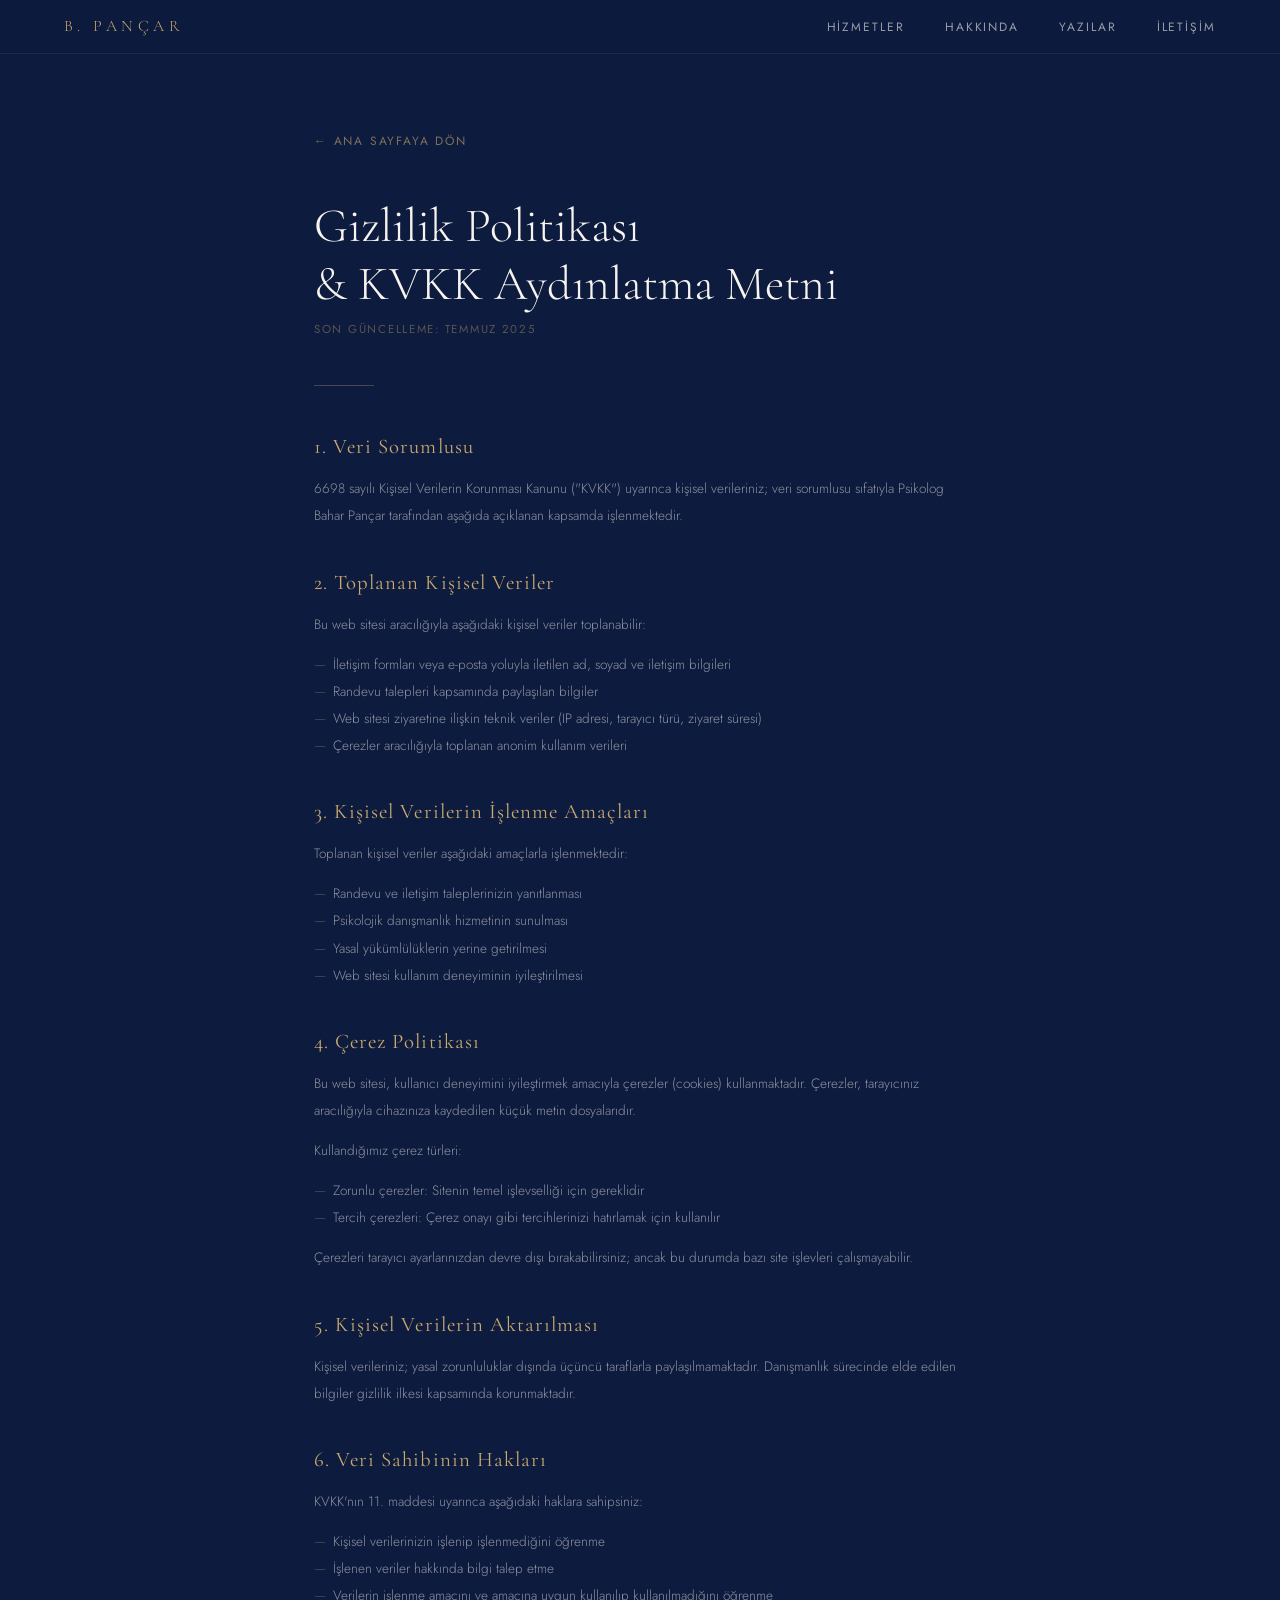
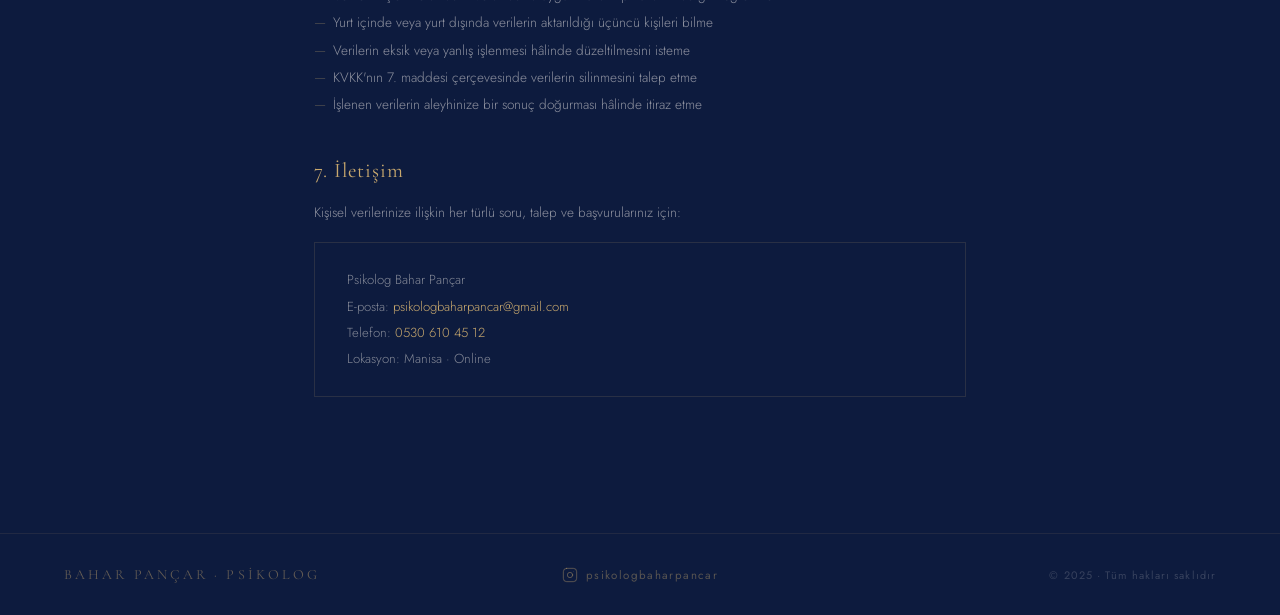
<file: kvkk.html>
<!DOCTYPE html>
<html lang="tr">
<head>
<meta charset="UTF-8">
<meta name="viewport" content="width=device-width, initial-scale=1.0">
<title>Gizlilik Politikası & KVKK | Bahar Pançar</title>
<link rel="preconnect" href="https://fonts.googleapis.com">
<link rel="preconnect" href="https://fonts.gstatic.com" crossorigin>
<link href="https://fonts.googleapis.com/css2?family=Cormorant+Garamond:ital,wght@0,300;0,400;0,600;1,300;1,400&family=Jost:wght@300;400;500&display=swap" rel="stylesheet">
<link rel="stylesheet" href="public/style.css">
<style>
  .kvkk-page { max-width: 780px; margin: 0 auto; padding: 8rem 5% 6rem; }
  .kvkk-back { display: inline-flex; align-items: center; gap: 0.5rem; color: rgba(201,169,110,0.6); text-decoration: none; font-size: 0.75rem; letter-spacing: 0.15em; text-transform: uppercase; margin-bottom: 3rem; transition: color 0.3s; }
  .kvkk-back:hover { color: var(--gold); }
  .kvkk-title { font-family: 'Cormorant Garamond', serif; font-size: clamp(2rem, 4vw, 3rem); font-weight: 300; color: var(--cream); margin-bottom: 0.5rem; line-height: 1.2; }
  .kvkk-date { font-size: 0.72rem; letter-spacing: 0.15em; color: rgba(201,169,110,0.4); text-transform: uppercase; margin-bottom: 3rem; display: block; }
  .kvkk-divider { width: 60px; height: 1px; background: rgba(201,169,110,0.3); margin-bottom: 3rem; }
  .kvkk-section { margin-bottom: 2.5rem; }
  .kvkk-h2 { font-family: 'Cormorant Garamond', serif; font-size: 1.3rem; color: var(--gold); font-weight: 400; margin-bottom: 1rem; letter-spacing: 0.05em; }
  .kvkk-p { font-size: 0.85rem; color: rgba(247,243,238,0.55); line-height: 2; font-weight: 300; margin-bottom: 0.8rem; }
  .kvkk-list { list-style: none; margin: 0.5rem 0 0.8rem; }
  .kvkk-list li { font-size: 0.85rem; color: rgba(247,243,238,0.55); line-height: 2; font-weight: 300; padding-left: 1.2rem; position: relative; }
  .kvkk-list li::before { content: '—'; position: absolute; left: 0; color: rgba(201,169,110,0.4); }
  .kvkk-contact-box { border: 1px solid rgba(201,169,110,0.15); padding: 1.5rem 2rem; margin-top: 1rem; }
  .kvkk-contact-box p { font-size: 0.82rem; color: rgba(247,243,238,0.5); line-height: 2; font-weight: 300; }
  .kvkk-contact-box a { color: var(--gold); text-decoration: none; }
</style>
</head>
<body>

<nav id="navbar" class="scrolled">
  <a href="index.html" class="nav-logo">B. Pançar</a>
  <ul class="nav-links">
    <li><a href="index.html#hizmetler" class="nav-hover">Hizmetler</a></li>
    <li><a href="index.html#hakkinda" class="nav-hover">Hakkında</a></li>
    <li><a href="index.html#yazilar" class="nav-hover">Yazılar</a></li>
    <li><a href="index.html#iletisim" class="nav-hover">İletişim</a></li>
  </ul>
</nav>

<div class="kvkk-page">
  <a href="index.html" class="kvkk-back">← Ana Sayfaya Dön</a>

  <h1 class="kvkk-title">Gizlilik Politikası<br>&amp; KVKK Aydınlatma Metni</h1>
  <span class="kvkk-date">Son güncelleme: Temmuz 2025</span>
  <div class="kvkk-divider"></div>

  <div class="kvkk-section">
    <h2 class="kvkk-h2">1. Veri Sorumlusu</h2>
    <p class="kvkk-p">6698 sayılı Kişisel Verilerin Korunması Kanunu ("KVKK") uyarınca kişisel verileriniz; veri sorumlusu sıfatıyla Psikolog Bahar Pançar tarafından aşağıda açıklanan kapsamda işlenmektedir.</p>
  </div>

  <div class="kvkk-section">
    <h2 class="kvkk-h2">2. Toplanan Kişisel Veriler</h2>
    <p class="kvkk-p">Bu web sitesi aracılığıyla aşağıdaki kişisel veriler toplanabilir:</p>
    <ul class="kvkk-list">
      <li>İletişim formları veya e-posta yoluyla iletilen ad, soyad ve iletişim bilgileri</li>
      <li>Randevu talepleri kapsamında paylaşılan bilgiler</li>
      <li>Web sitesi ziyaretine ilişkin teknik veriler (IP adresi, tarayıcı türü, ziyaret süresi)</li>
      <li>Çerezler aracılığıyla toplanan anonim kullanım verileri</li>
    </ul>
  </div>

  <div class="kvkk-section">
    <h2 class="kvkk-h2">3. Kişisel Verilerin İşlenme Amaçları</h2>
    <p class="kvkk-p">Toplanan kişisel veriler aşağıdaki amaçlarla işlenmektedir:</p>
    <ul class="kvkk-list">
      <li>Randevu ve iletişim taleplerinizin yanıtlanması</li>
      <li>Psikolojik danışmanlık hizmetinin sunulması</li>
      <li>Yasal yükümlülüklerin yerine getirilmesi</li>
      <li>Web sitesi kullanım deneyiminin iyileştirilmesi</li>
    </ul>
  </div>

  <div class="kvkk-section">
    <h2 class="kvkk-h2">4. Çerez Politikası</h2>
    <p class="kvkk-p">Bu web sitesi, kullanıcı deneyimini iyileştirmek amacıyla çerezler (cookies) kullanmaktadır. Çerezler, tarayıcınız aracılığıyla cihazınıza kaydedilen küçük metin dosyalarıdır.</p>
    <p class="kvkk-p">Kullandığımız çerez türleri:</p>
    <ul class="kvkk-list">
      <li>Zorunlu çerezler: Sitenin temel işlevselliği için gereklidir</li>
      <li>Tercih çerezleri: Çerez onayı gibi tercihlerinizi hatırlamak için kullanılır</li>
    </ul>
    <p class="kvkk-p">Çerezleri tarayıcı ayarlarınızdan devre dışı bırakabilirsiniz; ancak bu durumda bazı site işlevleri çalışmayabilir.</p>
  </div>

  <div class="kvkk-section">
    <h2 class="kvkk-h2">5. Kişisel Verilerin Aktarılması</h2>
    <p class="kvkk-p">Kişisel verileriniz; yasal zorunluluklar dışında üçüncü taraflarla paylaşılmamaktadır. Danışmanlık sürecinde elde edilen bilgiler gizlilik ilkesi kapsamında korunmaktadır.</p>
  </div>

  <div class="kvkk-section">
    <h2 class="kvkk-h2">6. Veri Sahibinin Hakları</h2>
    <p class="kvkk-p">KVKK'nın 11. maddesi uyarınca aşağıdaki haklara sahipsiniz:</p>
    <ul class="kvkk-list">
      <li>Kişisel verilerinizin işlenip işlenmediğini öğrenme</li>
      <li>İşlenen veriler hakkında bilgi talep etme</li>
      <li>Verilerin işlenme amacını ve amacına uygun kullanılıp kullanılmadığını öğrenme</li>
      <li>Yurt içinde veya yurt dışında verilerin aktarıldığı üçüncü kişileri bilme</li>
      <li>Verilerin eksik veya yanlış işlenmesi hâlinde düzeltilmesini isteme</li>
      <li>KVKK'nın 7. maddesi çerçevesinde verilerin silinmesini talep etme</li>
      <li>İşlenen verilerin aleyhinize bir sonuç doğurması hâlinde itiraz etme</li>
    </ul>
  </div>

  <div class="kvkk-section">
    <h2 class="kvkk-h2">7. İletişim</h2>
    <p class="kvkk-p">Kişisel verilerinize ilişkin her türlü soru, talep ve başvurularınız için:</p>
    <div class="kvkk-contact-box">
      <p>
        Psikolog Bahar Pançar<br>
        E-posta: <a href="mailto:psikologbaharpancar@gmail.com">psikologbaharpancar@gmail.com</a><br>
        Telefon: <a href="tel:+905306104512">0530 610 45 12</a><br>
        Lokasyon: Manisa · Online
      </p>
    </div>
  </div>

</div>

<footer>
  <div class="footer-logo">Bahar Pançar · Psikolog</div>
  <a href="https://www.instagram.com/psikologbaharpancar/" target="_blank" rel="noopener" class="footer-instagram">
    <svg width="16" height="16" viewBox="0 0 24 24" fill="none" stroke="currentColor" stroke-width="1.5" stroke-linecap="round" stroke-linejoin="round">
      <rect x="2" y="2" width="20" height="20" rx="5" ry="5"/>
      <circle cx="12" cy="12" r="4"/>
      <circle cx="17.5" cy="6.5" r="0.5" fill="currentColor" stroke="none"/>
    </svg>
    psikologbaharpancar
  </a>
  <div class="footer-copy">© 2025 · Tüm hakları saklıdır</div>
</footer>

</body>
</html>
</file>
<file: public/style.css>
*, *::before, *::after { margin: 0; padding: 0; box-sizing: border-box; }

:root {
  --navy: #0D1B3E;
  --navy-mid: #1a2a50;
  --navy-light: #243660;
  --gold: #C9A96E;
  --cream: #F7F3EE;
  --cream-muted: rgba(247,243,238,0.55);
  --ease: cubic-bezier(0.16, 1, 0.3, 1);
}

html { scroll-behavior: smooth; }
body { font-family: 'Jost', sans-serif; background: var(--navy); color: var(--cream); overflow-x: hidden; }
body.loading { overflow: hidden; }

/* ── LOADER ── */
#loader {
  position: fixed; inset: 0; z-index: 1000;
  background: var(--navy);
  display: flex; align-items: center; justify-content: center;
  transition: opacity 0.6s ease, visibility 0.6s ease;
}
#loader.done { opacity: 0; visibility: hidden; }
.loader-inner { text-align: center; }
.loader-name {
  font-family: 'Cormorant Garamond', serif;
  font-size: clamp(2rem, 8vw, 4rem);
  letter-spacing: 0.35em; color: var(--gold);
  font-weight: 300;
  clip-path: inset(0 100% 0 0);
  animation: loaderReveal 0.9s var(--ease) 0.2s forwards;
}
.loader-line {
  width: 0; height: 1px; background: rgba(201,169,110,0.4);
  margin: 1rem auto;
  animation: loaderLine 0.6s ease 0.9s forwards;
}
.loader-sub {
  font-size: 0.7rem; letter-spacing: 0.35em; color: rgba(201,169,110,0.5);
  text-transform: uppercase; font-weight: 300;
  opacity: 0;
  animation: loaderFade 0.5s ease 1.2s forwards;
}
@keyframes loaderReveal { to { clip-path: inset(0 0% 0 0); } }
@keyframes loaderLine { to { width: 80px; } }
@keyframes loaderFade { to { opacity: 1; } }

/* ── CURSOR ── */
@media (hover: hover) {
  body { cursor: none; }
  #cookieBanner, #cookieBanner * { cursor: auto; }
  .kvkk-page, .kvkk-page * { cursor: auto; }
  .cursor {
    position: fixed; width: 8px; height: 8px;
    background: var(--gold); border-radius: 50%;
    pointer-events: none; z-index: 9999;
    transform: translate(-50%, -50%);
    transition: width 0.2s, height 0.2s, background 0.2s;
    mix-blend-mode: screen;
  }
  .cursor.hovered { width: 40px; height: 40px; background: rgba(201,169,110,0.15); border: 1px solid var(--gold); }
}
@media (hover: none) { .cursor { display: none; } }

/* ── NAV ── */
nav {
  position: fixed; top: 0; left: 0; right: 0; z-index: 100;
  display: flex; justify-content: space-between; align-items: center;
  padding: 1.4rem 5%;
  background: rgba(13,27,62,0); backdrop-filter: blur(0px);
  border-bottom: 1px solid rgba(201,169,110,0);
  transition: all 0.4s ease;
}
nav.scrolled {
  padding: 0.9rem 5%;
  background: rgba(13,27,62,0.9); backdrop-filter: blur(20px);
  border-bottom: 1px solid rgba(201,169,110,0.1);
}
.nav-logo { font-family: 'Cormorant Garamond', serif; font-size: 1rem; letter-spacing: 0.28em; color: var(--gold); text-transform: uppercase; font-weight: 300; text-decoration: none; }
.nav-links { display: flex; gap: 2.5rem; list-style: none; }
.nav-hover { color: rgba(247,243,238,0.6); font-size: 0.75rem; letter-spacing: 0.16em; text-decoration: none; text-transform: uppercase; font-weight: 400; transition: color 0.3s; position: relative; padding-bottom: 2px; display: inline-block; }
.nav-hover::after { content: ''; position: absolute; bottom: 0; left: 0; width: 0; height: 1px; background: var(--gold); transition: width 0.3s; }
.nav-hover:hover { color: var(--gold); }
.nav-hover:hover::after { width: 100%; }

.hamburger { display: none; flex-direction: column; gap: 5px; cursor: pointer; background: none; border: none; padding: 4px; }
.hamburger span { display: block; width: 22px; height: 1px; background: var(--gold); transition: all 0.3s; }
.hamburger.active span:nth-child(1) { transform: translateY(6px) rotate(45deg); }
.hamburger.active span:nth-child(2) { opacity: 0; }
.hamburger.active span:nth-child(3) { transform: translateY(-6px) rotate(-45deg); }
.mobile-menu { display: none; position: fixed; inset: 0; z-index: 99; background: var(--navy); flex-direction: column; align-items: center; justify-content: center; gap: 2.5rem; }
.mobile-menu.open { display: flex; }
.mobile-menu a { font-family: 'Cormorant Garamond', serif; font-size: 2.2rem; color: var(--cream); text-decoration: none; letter-spacing: 0.1em; transition: color 0.3s; }
.mobile-menu a:hover { color: var(--gold); }

/* ── HERO ── */
.hero { min-height: 100vh; display: flex; align-items: center; justify-content: center; padding: 7rem 5% 4rem; position: relative; overflow: hidden; }
#particleCanvas { position: absolute; inset: 0; width: 100%; height: 100%; z-index: 0; }
.hero-grid { position: absolute; inset: 0; z-index: 0; background-image: linear-gradient(rgba(201,169,110,0.03) 1px, transparent 1px), linear-gradient(90deg, rgba(201,169,110,0.03) 1px, transparent 1px); background-size: 60px 60px; animation: gridPan 22s linear infinite; }
@keyframes gridPan { 0% { background-position: 0 0; } 100% { background-position: 60px 60px; } }

.orb { position: absolute; border-radius: 50%; filter: blur(70px); pointer-events: none; z-index: 0; animation: orbFloat 9s ease-in-out infinite; }
.orb-1 { width: 420px; height: 420px; background: rgba(201,169,110,0.05); top: 5%; left: -8%; animation-delay: 0s; }
.orb-2 { width: 320px; height: 320px; background: rgba(26,42,80,0.9); top: 55%; right: -6%; animation-delay: -3.5s; }
.orb-3 { width: 220px; height: 220px; background: rgba(201,169,110,0.04); bottom: 8%; left: 35%; animation-delay: -6s; }
@keyframes orbFloat { 0%,100% { transform: translateY(0) scale(1); } 50% { transform: translateY(-28px) scale(1.04); } }

.hero-content { display: flex; align-items: center; gap: 6rem; max-width: 1100px; width: 100%; position: relative; z-index: 2; }
.hero-text { flex: 1; }
.hero-eyebrow { font-size: 0.72rem; letter-spacing: 0.3em; color: var(--gold); text-transform: uppercase; margin-bottom: 1.5rem; font-weight: 400; display: block; }
.hero-title { font-family: 'Cormorant Garamond', serif; font-size: clamp(3rem, 5vw, 5.5rem); font-weight: 300; line-height: 1.05; margin-bottom: 1.2rem; color: var(--cream); }
.hero-title em { font-style: italic; color: var(--gold); display: block; }
.parallax-line { display: inline-block; will-change: transform; }
.hero-subtitle { font-size: 0.88rem; color: var(--cream-muted); letter-spacing: 0.06em; margin-bottom: 2.5rem; line-height: 1.9; font-weight: 300; max-width: 380px; display: block; }

/* ── CLIP REVEAL ── */
.clip-reveal {
  clip-path: inset(0 0 100% 0);
  transform: translateY(20px);
  opacity: 0;
  transition: clip-path 0.8s var(--ease), transform 0.8s var(--ease), opacity 0.8s ease;
}
.clip-reveal.visible {
  clip-path: inset(0 0 0% 0);
  transform: translateY(0);
  opacity: 1;
}
.clip-reveal:nth-child(2) { transition-delay: 0.08s; }
.clip-reveal:nth-child(3) { transition-delay: 0.16s; }
.clip-reveal:nth-child(4) { transition-delay: 0.24s; }
.clip-reveal:nth-child(5) { transition-delay: 0.32s; }
.clip-reveal:nth-child(6) { transition-delay: 0.4s; }

/* ── BUTTON ── */
.btn { display: inline-block; padding: 0.9rem 2.5rem; border: 1px solid var(--gold); color: var(--gold); font-family: 'Jost', sans-serif; font-size: 0.75rem; letter-spacing: 0.2em; text-transform: uppercase; text-decoration: none; font-weight: 400; position: relative; overflow: hidden; transition: color 0.35s; -webkit-tap-highlight-color: transparent; }
.btn::before { content: ''; position: absolute; inset: 0; background: var(--gold); transform: translateX(-101%); transition: transform 0.35s cubic-bezier(0.4,0,0.2,1); z-index: 0; }
.btn span { position: relative; z-index: 1; }
.btn:hover::before, .btn:active::before { transform: translateX(0); }
.btn:hover, .btn:active { color: var(--navy); }

/* ── CARD ── */
.card-scene { flex: 0 0 280px; perspective: 900px; }
.card-3d { width: 280px; height: 172px; transform-style: preserve-3d; transition: transform 0.5s cubic-bezier(0.4,0,0.2,1); position: relative; will-change: transform; cursor: pointer; }
.card-face { position: absolute; inset: 0; border-radius: 6px; backface-visibility: hidden; -webkit-backface-visibility: hidden; }
.card-front { background: linear-gradient(135deg, #1e3060 0%, #0d1b3e 55%, #162040 100%); display: flex; flex-direction: column; align-items: center; justify-content: center; box-shadow: 0 30px 80px rgba(0,0,0,0.6), 0 0 0 1px rgba(201,169,110,0.2), inset 0 1px 0 rgba(201,169,110,0.1); transform: rotateY(0deg); }
.card-front::after { content: ''; position: absolute; inset: 0; border-radius: 6px; background: linear-gradient(135deg, rgba(255,255,255,0.07) 0%, transparent 45%); pointer-events: none; }
.card-name { font-family: 'Cormorant Garamond', serif; font-size: 1.2rem; letter-spacing: 0.24em; color: var(--gold); text-transform: uppercase; font-weight: 300; text-align: center; margin-bottom: 0.4rem; }
.card-title-label { font-size: 0.52rem; letter-spacing: 0.38em; color: rgba(201,169,110,0.55); text-transform: uppercase; text-align: center; }
.card-back { background: #F4F0EA; display: flex; flex-direction: column; align-items: center; justify-content: center; transform: rotateY(180deg); box-shadow: 0 30px 80px rgba(0,0,0,0.6); }
.card-back-name { font-family: 'Cormorant Garamond', serif; font-size: 1rem; letter-spacing: 0.26em; color: var(--navy); text-transform: uppercase; font-weight: 400; text-align: center; margin-bottom: 0.6rem; }
.card-back-divider { width: 40px; height: 1px; background: rgba(13,27,62,0.25); margin-bottom: 0.7rem; }
.card-back-info { font-family: 'Jost', sans-serif; font-size: 0.55rem; letter-spacing: 0.18em; color: rgba(13,27,62,0.55); text-align: center; margin-bottom: 0.25rem; font-weight: 300; }
.card-hint { font-size: 0.63rem; color: rgba(201,169,110,0.3); letter-spacing: 0.1em; text-align: center; margin-top: 0.9rem; font-style: italic; user-select: none; }

/* ── STATS ── */
.stats-bar { display: grid; grid-template-columns: repeat(3,1fr); border-top: 1px solid rgba(201,169,110,0.1); border-bottom: 1px solid rgba(201,169,110,0.1); background: rgba(26,42,80,0.5); backdrop-filter: blur(10px); }
.stat-item { padding: 2rem 5%; text-align: center; border-right: 1px solid rgba(201,169,110,0.1); transition: background 0.3s; overflow: hidden; }
.stat-item:last-child { border-right: none; }
.stat-item:hover { background: rgba(201,169,110,0.04); }
.stat-number {
  font-family: 'Cormorant Garamond', serif;
  font-size: clamp(2rem,3vw,2.8rem);
  font-weight: 300;
  color: var(--gold);
  line-height: 1;
  margin-bottom: 0.4rem;
  display: block;
  .stat-item { padding: 2rem 5%; text-align: center; border-right: 1px solid rgba(201,169,110,0.1); transition: background 0.3s; overflow: hidden; }
  position: relative;
}
.stat-label { font-size: 0.7rem; letter-spacing: 0.2em; color: rgba(247,243,238,0.4); text-transform: uppercase; }

@keyframes slotUp {
  0% { transform: translateY(60px); opacity: 0; }
  100% { transform: translateY(0); opacity: 1; }
}
.stat-number .slot-inner {
  display: inline-block;
  animation: slotUp 0.4s cubic-bezier(0.16, 1, 0.3, 1) both;
}

/* ── DIVIDER ── */
.divider { display: flex; align-items: center; gap: 1.5rem; padding: 0 5%; }
.divider-line { flex: 1; height: 1px; background: rgba(201,169,110,0.12); }
.divider-ornament { width: 6px; height: 6px; border: 1px solid var(--gold); transform: rotate(45deg); flex-shrink: 0; }

/* ── SECTIONS ── */
section { padding: 6rem 5%; }
.section-eyebrow { font-size: 0.7rem; letter-spacing: 0.3em; color: var(--gold); text-transform: uppercase; margin-bottom: 0.9rem; font-weight: 400; display: block; }
.section-title { font-family: 'Cormorant Garamond', serif; font-size: clamp(2rem,3.2vw,3rem); font-weight: 300; margin-bottom: 3rem; color: var(--cream); line-height: 1.2; }

/* ── SERVICES ── */
.services-scroll-wrap { overflow-x: auto; -webkit-overflow-scrolling: touch; scrollbar-width: none; }
.services-scroll-wrap::-webkit-scrollbar { display: none; }
.services-grid { display: grid; grid-template-columns: repeat(3,1fr); gap: 1.5px; background: rgba(201,169,110,0.08); border: 1px solid rgba(201,169,110,0.08); min-width: 600px; }
.service-card { background: var(--navy); padding: 2.5rem 2rem; transition: background 0.3s; position: relative; overflow: hidden; }
.service-card::before { content: ''; position: absolute; bottom: 0; left: 0; right: 0; height: 2px; background: linear-gradient(90deg, transparent, var(--gold), transparent); transform: scaleX(0); transition: transform 0.4s ease; transform-origin: left; }
.service-card:hover::before { transform: scaleX(1); }
.service-card:hover {
  background: var(--navy); padding: 2.5rem 2rem;
  transition: background 0.3s;
  position: relative; overflow: hidden;
}
.service-card:nth-child(even) {
  background: #152244;
}
.service-card:nth-child(even):hover {
  background: #1c2f58;
}
.service-number { font-family: 'Cormorant Garamond', serif; font-size: 2.4rem; color: rgba(201,169,110,0.12); font-weight: 300; margin-bottom: 1rem; line-height: 1; }
.service-name { font-family: 'Cormorant Garamond', serif; font-size: 1.15rem; color: var(--gold); margin-bottom: 0.7rem; font-weight: 400; }
.service-desc { font-size: 0.8rem; color: rgba(247,243,238,0.42); line-height: 1.9; font-weight: 300; }

/* ── ABOUT ── */
.about-inner { display: grid; grid-template-columns: 1fr 1.2fr; gap: 5rem; align-items: center; }
.about-photo { aspect-ratio: 3/4; background: var(--navy-mid); border: 1px solid rgba(201,169,110,0.14); display: flex; flex-direction: column; align-items: center; justify-content: center; gap: 1rem; position: relative; overflow: hidden; transition: transform 0.4s ease, box-shadow 0.4s ease; }
.about-photo:hover { transform: perspective(800px) rotateY(-3deg) rotateX(1.5deg); box-shadow: 20px 15px 50px rgba(0,0,0,0.4); }
.about-photo img { position: absolute; inset: 0; width: 100%; height: 100%; object-fit: cover; opacity: 0; transition: opacity 0.5s; }
.about-photo img.loaded { opacity: 1; }
.photo-placeholder-text { font-size: 0.68rem; letter-spacing: 0.2em; color: rgba(201,169,110,0.35); text-transform: uppercase; z-index: 1; }
.about-quote { font-family: 'Cormorant Garamond', serif; font-size: 1.55rem; font-style: italic; color: var(--cream); line-height: 1.55; margin-bottom: 1.8rem; font-weight: 300; }
.about-body { font-size: 0.85rem; color: rgba(247,243,238,0.48); line-height: 2; font-weight: 300; margin-bottom: 2rem; }
.credential-row { display: flex; align-items: baseline; gap: 1.2rem; padding: 0.9rem 0; border-top: 1px solid rgba(201,169,110,0.1); }
.credential-label { font-size: 0.65rem; letter-spacing: 0.18em; color: rgba(201,169,110,0.45); text-transform: uppercase; min-width: 90px; }
.credential-value { font-size: 0.82rem; color: rgba(247,243,238,0.58); }

/* ── CONTACT ── */
.contact-section { background: var(--navy-mid); border-top: 1px solid rgba(201,169,110,0.1); border-bottom: 1px solid rgba(201,169,110,0.1); }
.contact-inner { max-width: 580px; text-align: center; margin: 0 auto; }
.contact-tagline { font-family: 'Cormorant Garamond', serif; font-size: clamp(1.4rem,2.2vw,2rem); font-style: italic; color: rgba(247,243,238,0.65); margin-bottom: 3rem; font-weight: 300; line-height: 1.45; display: block; }
.contact-items { display: flex; flex-direction: column; gap: 1.1rem; margin-bottom: 3rem; }
.contact-item { display: flex; align-items: center; justify-content: center; gap: 0.9rem; }
.contact-dot { width: 4px; height: 4px; background: var(--gold); border-radius: 50%; flex-shrink: 0; }
.contact-text { font-size: 0.85rem; color: rgba(247,243,238,0.5); letter-spacing: 0.05em; text-decoration: none; transition: color 0.3s; }
.contact-text:hover, .contact-text:active { color: var(--gold); }

/* ── ARTICLES ── */
.articles-grid {
  display: grid;
  grid-template-columns: repeat(3, 1fr);
  gap: 1.5px;
  background: rgba(201,169,110,0.08);
  border: 1px solid rgba(201,169,110,0.08);
}
.article-card {
  background: var(--navy);
  padding: 2rem;
  text-decoration: none;
  display: flex;
  flex-direction: column;
  gap: 0.8rem;
  position: relative;
  overflow: hidden;
  min-height: 160px;
  transform: perspective(800px) translateZ(0px);
  transition: background 0.3s, transform 0.35s cubic-bezier(0.4,0,0.2,1), box-shadow 0.35s ease;
  z-index: 1;
}
.article-card::before {
  content: '';
  position: absolute;
  bottom: 0; left: 0; right: 0;
  height: 2px;
  background: linear-gradient(90deg, transparent, var(--gold), transparent);
  transform: scaleX(0);
  transition: transform 0.4s ease;
  transform-origin: left;
}
.article-card:hover::before { transform: scaleX(1); }
.article-card:hover {
  background: var(--navy-mid);
  transform: perspective(800px) translateZ(16px) scale(1.02);
  box-shadow: 0 20px 60px rgba(0,0,0,0.4);
  z-index: 2;
}
.article-meta { display: flex; align-items: center; gap: 0.8rem; flex-wrap: wrap; }
.article-cat {
  font-size: 0.62rem;
  letter-spacing: 0.18em;
  color: var(--gold);
  text-transform: uppercase;
  font-weight: 400;
}
.article-date {
  font-size: 0.62rem;
  color: rgba(247,243,238,0.3);
  letter-spacing: 0.05em;
}
.article-title {
  font-family: 'Cormorant Garamond', serif;
  font-size: 1.05rem;
  color: var(--cream);
  line-height: 1.45;
  font-weight: 400;
  flex: 1;
  transition: color 0.3s;
}
.article-card:hover .article-title { color: #e2c896; }
.article-arrow {
  font-size: 1rem;
  color: rgba(201,169,110,0.4);
  transition: transform 0.3s, color 0.3s;
  align-self: flex-end;
}
.article-card:hover .article-arrow { transform: translateX(5px); color: var(--gold); }

/* ── FOOTER ── */
footer { 
  padding: 2rem 5%; 
  display: grid; 
  grid-template-columns: 1fr auto 1fr; 
  align-items: center; 
  border-top: 1px solid rgba(201,169,110,0.1);
  position: relative;
  z-index: 1;
}
.footer-instagram { justify-self: center; }
.footer-copy { justify-self: end; }
.footer-logo { font-family: 'Cormorant Garamond', serif; font-size: 0.88rem; letter-spacing: 0.22em; color: rgba(201,169,110,0.45); text-transform: uppercase; }
.footer-copy { font-size: 0.68rem; color: rgba(247,243,238,0.18); letter-spacing: 0.1em; }
.footer-instagram {
  display: flex; align-items: center; gap: 0.5rem;
  font-size: 0.72rem; letter-spacing: 0.12em;
  color: rgba(201,169,110,0.4); text-decoration: none;
  transition: color 0.3s;
}
.footer-instagram:hover { color: var(--gold); }

/* ── RESPONSIVE ── */
/* responsive */
@media (max-width: 900px) {
  .hero-content { flex-direction: column; gap: 2.5rem; text-align: center; }
  .hero-text { display: flex; flex-direction: column; align-items: center; }
  .hero-subtitle { text-align: center; max-width: 100%; }
  .card-scene { flex: unset; }
  .about-inner { grid-template-columns: 1fr; gap: 3rem; }
  .about-photo { aspect-ratio: 4/3; max-height: 340px; }
  .articles-grid { grid-template-columns: repeat(2, 1fr); }
}
@media (max-width: 640px) {
  nav { padding: 1.1rem 5%; }
  .nav-links { display: none; }
  .hamburger { display: flex; }
  .hero { padding: 6rem 5% 3rem; min-height: 100svh; }
  .hero-title { font-size: clamp(2.8rem, 12vw, 3.5rem); }
  .card-scene { width: 100%; display: flex; flex-direction: column; align-items: center; }
  .card-3d { width: 240px; height: 148px; }
  section { padding: 3.5rem 5%; }
  .section-title { font-size: clamp(1.8rem, 7vw, 2.4rem); margin-bottom: 2rem; }
  .stats-bar { grid-template-columns: 1fr; }
  .stat-item { border-right: none; border-bottom: 1px solid rgba(201,169,110,0.1); padding: 1.5rem 5%; }
  .articles-grid { grid-template-columns: 1fr; }
  .stat-item:last-child { border-bottom: none; }
  .about-inner { gap: 2rem; }
  .about-photo { aspect-ratio: 1/1; max-height: 280px; }
  .about-quote { font-size: 1.3rem; }
  footer { flex-direction: column; gap: 0.5rem; text-align: center; padding: 1.5rem 5%; }
  .btn { padding: 0.85rem 2rem; font-size: 0.7rem; }
}
@supports (padding: max(0px)) {
  nav { padding-left: max(5%, env(safe-area-inset-left)); padding-right: max(5%, env(safe-area-inset-right)); }
  footer { padding-bottom: max(2rem, env(safe-area-inset-bottom)); }
}

/* ── COOKIE ── */
.cookie-box {
  background: rgba(10,20,50,0.98);
  border: 1px solid rgba(201,169,110,0.25);
  border-radius: 2px;
  padding: 1.8rem 2rem;
  display: flex;
  flex-direction: column;
  gap: 1.2rem;
  box-shadow: 0 20px 60px rgba(0,0,0,0.5);
  backdrop-filter: blur(20px);
  animation: cookieSlideUp 0.5s cubic-bezier(0.16,1,0.3,1) forwards;
}
@keyframes cookieSlideUp {
  from { opacity: 0; transform: translateY(30px); }
  to { opacity: 1; transform: translateY(0); }
}
.cookie-text {
  font-size: 0.82rem;
  color: rgba(247,243,238,0.55);
  line-height: 1.8;
  font-weight: 300;
}
.cookie-gold { color: var(--gold); }
.cookie-btns {
  display: flex;
  gap: 0.8rem;
  justify-content: flex-end;
}
.cookie-yes, .cookie-no {
  font-family: 'Jost', sans-serif;
  font-size: 0.7rem;
  letter-spacing: 0.18em;
  text-transform: uppercase;
  padding: 0.65rem 1.6rem;
  border: 1px solid rgba(201,169,110,0.4);
  cursor: pointer;
  transition: all 0.3s;
  background: transparent;
  color: rgba(247,243,238,0.6);
}
.cookie-yes {
  background: var(--gold);
  border-color: var(--gold);
  color: var(--navy);
  font-weight: 500;
}
.cookie-yes:hover { background: #e2c896; border-color: #e2c896; }
.cookie-no:hover { border-color: var(--gold); color: var(--gold); }

@media (max-width: 640px) {
  #cookieBanner { width: calc(100% - 2rem); bottom: 1rem; }
  .cookie-btns { justify-content: stretch; }
  .cookie-yes, .cookie-no { flex: 1; text-align: center; }
}
</file>
